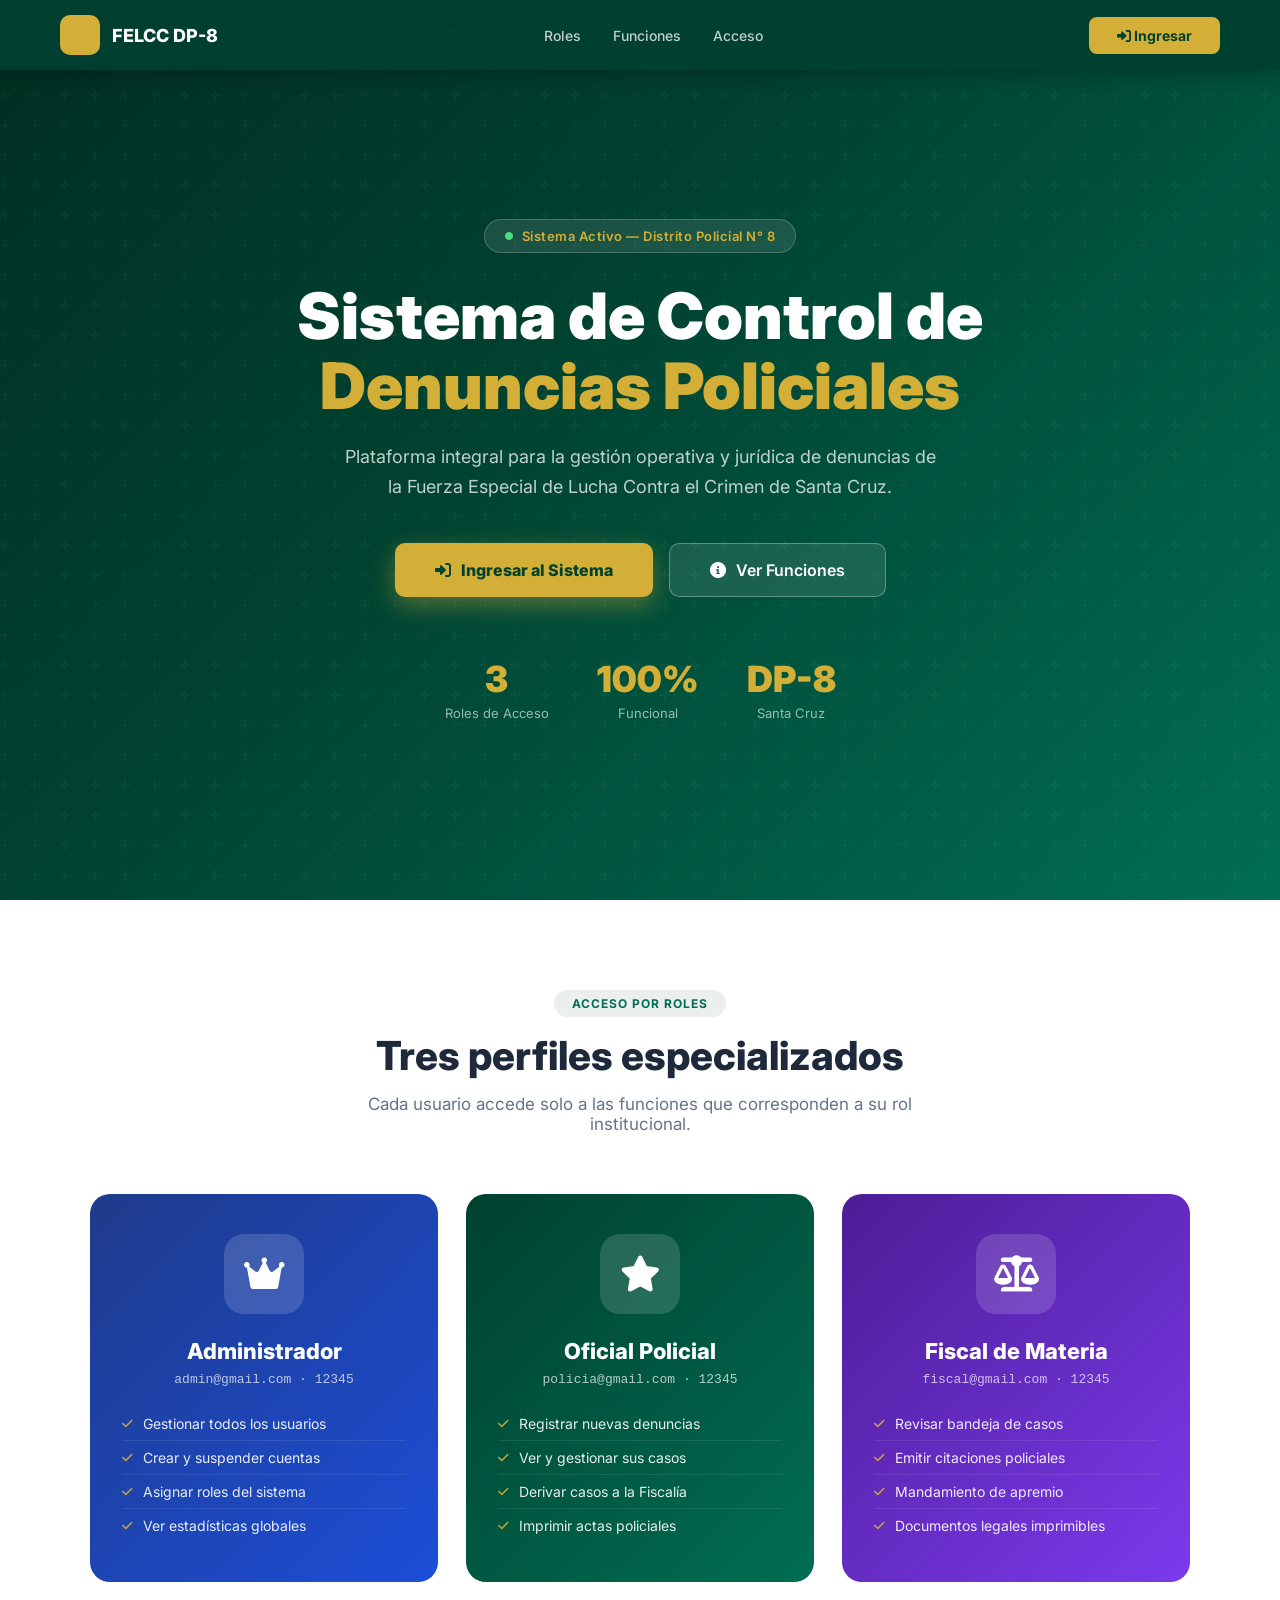
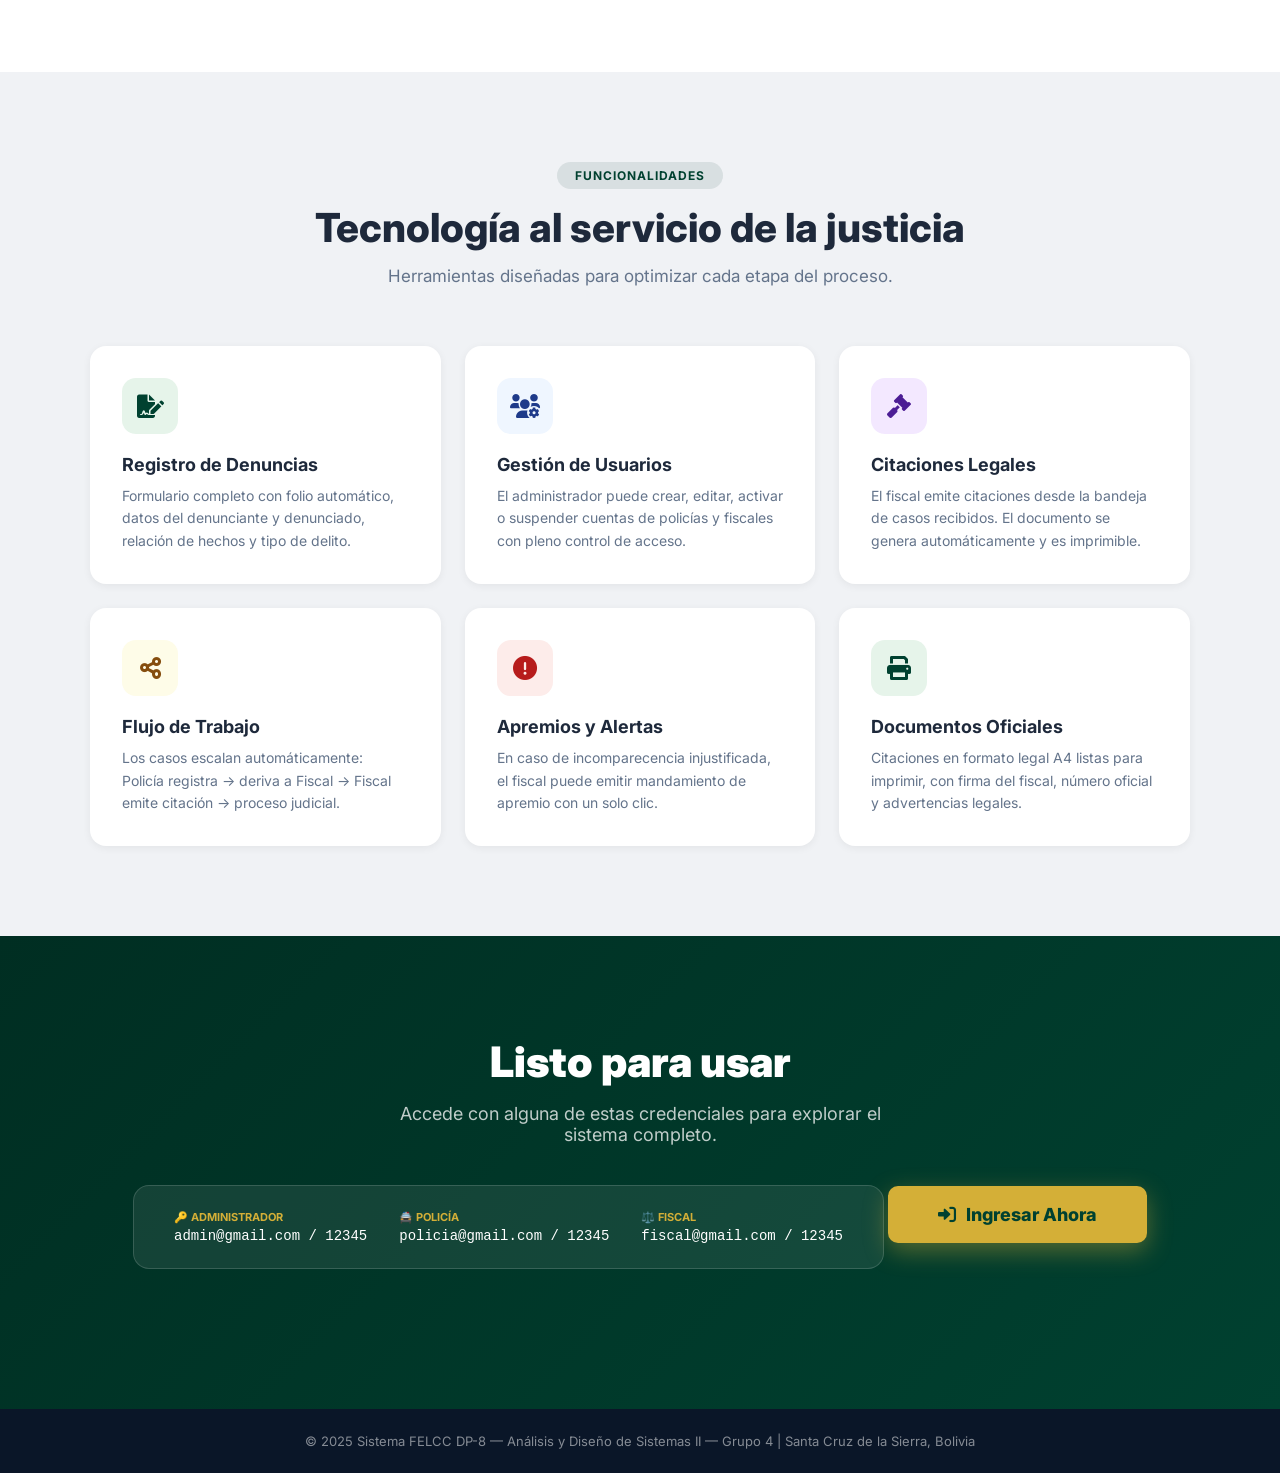
<file: html/index.html>
<!DOCTYPE html>
<html lang="es">
<head>
    <meta charset="UTF-8">
    <meta name="viewport" content="width=device-width, initial-scale=1.0">
    <title>FELCC DP-8 — Sistema de Control de Denuncias</title>
    
        <link rel="stylesheet" href="https://cdnjs.cloudflare.com/ajax/libs/font-awesome/6.0.0/css/all.min.css">
        <link rel="stylesheet" href="../css/styles.css">

    <style>
        :root {
            --verde: #004130;
            --verde2: #006e52;
            --dorado: #D4AF37;
            --blanco: #ffffff;
            --gris: #f0f2f5;
        }
        *, *::before, *::after { box-sizing: border-box; margin: 0; padding: 0; }
        html { scroll-behavior: smooth; }
        body { font-family: 'Inter', sans-serif; background: var(--blanco); color: #1e293b; }

        /* NAV */
        nav {
            position: fixed; top: 0; left: 0; right: 0; z-index: 100;
            display: flex; align-items: center; justify-content: space-between;
            padding: 0 60px; height: 70px;
            background: rgba(0, 65, 48, 0.97);
            backdrop-filter: blur(10px);
            box-shadow: 0 2px 20px rgba(0,0,0,.3);
        }
        .nav-brand { display: flex; align-items: center; gap: 12px; text-decoration: none; }
        .nav-brand .icon {
            width: 40px; height: 40px; background: var(--dorado);
            border-radius: 10px; display: flex; align-items: center; justify-content: center;
            font-size: 20px; color: var(--verde);
        }
        .nav-brand span { color: white; font-weight: 800; font-size: 18px; }
        .nav-links { display: flex; gap: 32px; }
        .nav-links a { color: rgba(255,255,255,.75); text-decoration: none; font-size: 14px; font-weight: 500; transition: .2s; }
        .nav-links a:hover { color: var(--dorado); }
        .nav-cta {
            background: var(--dorado); color: var(--verde); border: none;
            padding: 10px 28px; border-radius: 8px; font-weight: 700; font-size: 14px;
            cursor: pointer; text-decoration: none; transition: .2s;
        }
        .nav-cta:hover { background: #c9a227; transform: translateY(-1px); }

        /* HERO */
        .hero {
            min-height: 100vh;
            background: linear-gradient(135deg, #002e22 0%, #004130 40%, #006e52 100%);
            display: flex; align-items: center; justify-content: center;
            text-align: center; padding: 100px 40px 60px;
            position: relative; overflow: hidden;
        }
        .hero::before {
            content: '';
            position: absolute; inset: 0;
            background: url("data:image/svg+xml,%3Csvg width='60' height='60' viewBox='0 0 60 60' xmlns='http://www.w3.org/2000/svg'%3E%3Cg fill='none' fill-rule='evenodd'%3E%3Cg fill='%23ffffff' fill-opacity='0.03'%3E%3Cpath d='M36 34v-4h-2v4h-4v2h4v4h2v-4h4v-2h-4zm0-30V0h-2v4h-4v2h4v4h2V6h4V4h-4zM6 34v-4H4v4H0v2h4v4h2v-4h4v-2H6zM6 4V0H4v4H0v2h4v4h2V6h4V4H6z'/%3E%3C/g%3E%3C/g%3E%3C/svg%3E");
        }
        .hero-content { position: relative; z-index: 1; max-width: 800px; }
        .hero-badge {
            display: inline-flex; align-items: center; gap: 8px;
            background: rgba(255,255,255,.1); border: 1px solid rgba(255,255,255,.2);
            color: var(--dorado); padding: 8px 20px; border-radius: 30px;
            font-size: 13px; font-weight: 600; margin-bottom: 28px;
            letter-spacing: .5px;
        }
        .hero h1 {
            font-size: clamp(36px, 5vw, 64px);
            font-weight: 900; color: white; line-height: 1.1;
            margin-bottom: 20px;
        }
        .hero h1 span { color: var(--dorado); }
        .hero p {
            font-size: 18px; color: rgba(255,255,255,.75);
            max-width: 600px; margin: 0 auto 40px; line-height: 1.7;
        }
        .hero-btns { display: flex; gap: 16px; justify-content: center; flex-wrap: wrap; }
        .btn-hero-primary {
            background: var(--dorado); color: var(--verde);
            padding: 16px 40px; border-radius: 10px; font-weight: 800;
            font-size: 16px; text-decoration: none; display: inline-flex;
            align-items: center; gap: 10px; transition: .2s;
            box-shadow: 0 8px 25px rgba(212,175,55,.4);
        }
        .btn-hero-primary:hover { background: #c9a227; transform: translateY(-2px); }
        .btn-hero-secondary {
            background: rgba(255,255,255,.1); color: white;
            border: 1px solid rgba(255,255,255,.3);
            padding: 16px 40px; border-radius: 10px; font-weight: 600;
            font-size: 16px; text-decoration: none;
            display: inline-flex; align-items: center; gap: 10px; transition: .2s;
        }
        .btn-hero-secondary:hover { background: rgba(255,255,255,.2); }

        .hero-stats {
            display: flex; gap: 48px; justify-content: center;
            margin-top: 60px; flex-wrap: wrap;
        }
        .hero-stat { text-align: center; }
        .hero-stat .num { font-size: 36px; font-weight: 900; color: var(--dorado); }
        .hero-stat .lbl { font-size: 13px; color: rgba(255,255,255,.6); margin-top: 4px; }

        /* ROLES SECTION */
        .section { padding: 90px 60px; }
        .section-header { text-align: center; margin-bottom: 60px; }
        .section-header .eyebrow {
            display: inline-block; background: rgba(0,65,48,.08); color: var(--verde2);
            padding: 6px 18px; border-radius: 20px; font-size: 12px; font-weight: 700;
            text-transform: uppercase; letter-spacing: 1px; margin-bottom: 14px;
        }
        .section-header h2 { font-size: 40px; font-weight: 800; margin-bottom: 14px; }
        .section-header p { font-size: 17px; color: #64748b; max-width: 560px; margin: 0 auto; }

        .roles-grid { display: grid; grid-template-columns: repeat(3, 1fr); gap: 28px; max-width: 1100px; margin: 0 auto; }

        .role-card {
            border-radius: 20px; padding: 40px 32px;
            text-align: center; transition: .3s;
            position: relative; overflow: hidden;
        }
        .role-card:hover { transform: translateY(-6px); box-shadow: 0 20px 40px rgba(0,0,0,.15); }
        .role-card.admin { background: linear-gradient(135deg, #1e3a8a, #1d4ed8); color: white; }
        .role-card.policia { background: linear-gradient(135deg, #004130, #006e52); color: white; }
        .role-card.fiscal { background: linear-gradient(135deg, #4c1d95, #7c3aed); color: white; }

        .role-icon {
            width: 80px; height: 80px; border-radius: 20px;
            background: rgba(255,255,255,.15);
            display: flex; align-items: center; justify-content: center;
            font-size: 36px; margin: 0 auto 24px;
        }
        .role-card h3 { font-size: 22px; font-weight: 800; margin-bottom: 8px; }
        .role-card .email { font-size: 13px; opacity: .7; margin-bottom: 20px; font-family: monospace; }
        .role-features { list-style: none; text-align: left; }
        .role-features li {
            padding: 8px 0; font-size: 14px; opacity: .9;
            border-bottom: 1px solid rgba(255,255,255,.1);
            display: flex; align-items: center; gap: 10px;
        }
        .role-features li:last-child { border-bottom: none; }
        .role-features li i { font-size: 12px; color: var(--dorado); }

        /* FEATURES */
        .features-section { background: var(--gris); }
        .features-grid { display: grid; grid-template-columns: repeat(3, 1fr); gap: 24px; max-width: 1100px; margin: 0 auto; }
        .feature-card {
            background: white; border-radius: 16px; padding: 32px;
            box-shadow: 0 2px 8px rgba(0,0,0,.06); transition: .2s;
        }
        .feature-card:hover { transform: translateY(-3px); box-shadow: 0 8px 20px rgba(0,0,0,.1); }
        .feature-card .fi {
            width: 56px; height: 56px; border-radius: 14px;
            display: flex; align-items: center; justify-content: center;
            font-size: 24px; margin-bottom: 20px;
        }
        .feature-card h4 { font-size: 18px; font-weight: 700; margin-bottom: 10px; }
        .feature-card p { font-size: 14px; color: #64748b; line-height: 1.6; }

        /* CTA */
        .cta-section {
            background: linear-gradient(135deg, #002e22, #004130);
            padding: 100px 60px; text-align: center; color: white;
        }
        .cta-section h2 { font-size: 42px; font-weight: 900; margin-bottom: 16px; }
        .cta-section p { font-size: 18px; opacity: .75; max-width: 500px; margin: 0 auto 40px; }
        .cta-credentials {
            display: inline-flex; gap: 32px; flex-wrap: wrap; justify-content: center;
            background: rgba(255,255,255,.08); border: 1px solid rgba(255,255,255,.15);
            border-radius: 16px; padding: 24px 40px; margin-bottom: 40px;
        }
        .cred { text-align: left; }
        .cred .role { font-size: 11px; font-weight: 700; color: var(--dorado); text-transform: uppercase; margin-bottom: 4px; }
        .cred .info { font-size: 14px; font-family: monospace; color: white; }

        footer {
            background: #0a1628; color: rgba(255,255,255,.5);
            padding: 24px 60px; text-align: center; font-size: 13px;
        }

        @media(max-width: 900px) {
            nav { padding: 0 20px; }
            .nav-links { display: none; }
            .section { padding: 60px 24px; }
            .roles-grid, .features-grid { grid-template-columns: 1fr; }
            .hero { padding: 100px 24px 60px; }
        }
    </style>
</head>
<body>

<!-- NAVBAR -->
<nav>
    <a class="nav-brand" href="/">
        <div class="icon"><i class="fas fa-shield-halved"></i></div>
        <span>FELCC DP-8</span>
    </a>
    <div class="nav-links">
        <a href="#roles">Roles</a>
        <a href="#funciones">Funciones</a>
        <a href="#acceso">Acceso</a>
    </div>
    <a href="/login" class="nav-cta"><i class="fas fa-sign-in-alt"></i> Ingresar</a>
</nav>

<!-- HERO -->
<section class="hero">
    <div class="hero-content">
        <div class="hero-badge">
            <i class="fas fa-circle" style="font-size:8px; color: #4ade80;"></i>
            Sistema Activo — Distrito Policial N° 8
        </div>
        <h1>Sistema de Control de<br><span>Denuncias Policiales</span></h1>
        <p>Plataforma integral para la gestión operativa y jurídica de denuncias de la Fuerza Especial de Lucha Contra el Crimen de Santa Cruz.</p>
        <div class="hero-btns">
            <a href="/login" class="btn-hero-primary">
                <i class="fas fa-sign-in-alt"></i> Ingresar al Sistema
            </a>
            <a href="#roles" class="btn-hero-secondary">
                <i class="fas fa-info-circle"></i> Ver Funciones
            </a>
        </div>
        <div class="hero-stats">
            <div class="hero-stat"><div class="num">3</div><div class="lbl">Roles de Acceso</div></div>
            <div class="hero-stat"><div class="num">100%</div><div class="lbl">Funcional</div></div>
            <div class="hero-stat"><div class="num">DP-8</div><div class="lbl">Santa Cruz</div></div>
        </div>
    </div>
</section>

<!-- ROLES -->
<section class="section" id="roles">
    <div class="section-header">
        <div class="eyebrow">Acceso por Roles</div>
        <h2>Tres perfiles especializados</h2>
        <p>Cada usuario accede solo a las funciones que corresponden a su rol institucional.</p>
    </div>
    <div class="roles-grid">
        <div class="role-card admin">
            <div class="role-icon"><i class="fas fa-crown"></i></div>
            <h3>Administrador</h3>
            <div class="email">admin@gmail.com · 12345</div>
            <ul class="role-features">
                <li><i class="fas fa-check"></i> Gestionar todos los usuarios</li>
                <li><i class="fas fa-check"></i> Crear y suspender cuentas</li>
                <li><i class="fas fa-check"></i> Asignar roles del sistema</li>
                <li><i class="fas fa-check"></i> Ver estadísticas globales</li>
            </ul>
        </div>
        <div class="role-card policia">
            <div class="role-icon"><i class="fas fa-star"></i></div>
            <h3>Oficial Policial</h3>
            <div class="email">policia@gmail.com · 12345</div>
            <ul class="role-features">
                <li><i class="fas fa-check"></i> Registrar nuevas denuncias</li>
                <li><i class="fas fa-check"></i> Ver y gestionar sus casos</li>
                <li><i class="fas fa-check"></i> Derivar casos a la Fiscalía</li>
                <li><i class="fas fa-check"></i> Imprimir actas policiales</li>
            </ul>
        </div>
        <div class="role-card fiscal">
            <div class="role-icon"><i class="fas fa-balance-scale"></i></div>
            <h3>Fiscal de Materia</h3>
            <div class="email">fiscal@gmail.com · 12345</div>
            <ul class="role-features">
                <li><i class="fas fa-check"></i> Revisar bandeja de casos</li>
                <li><i class="fas fa-check"></i> Emitir citaciones policiales</li>
                <li><i class="fas fa-check"></i> Mandamiento de apremio</li>
                <li><i class="fas fa-check"></i> Documentos legales imprimibles</li>
            </ul>
        </div>
    </div>
</section>

<!-- FUNCIONES -->
<section class="section features-section" id="funciones">
    <div class="section-header">
        <div class="eyebrow" style="background:rgba(0,65,48,.1); color:var(--verde);">Funcionalidades</div>
        <h2>Tecnología al servicio de la justicia</h2>
        <p>Herramientas diseñadas para optimizar cada etapa del proceso.</p>
    </div>
    <div class="features-grid">
        <div class="feature-card">
            <div class="fi" style="background:#e6f4ea; color:#004130;"><i class="fas fa-file-signature"></i></div>
            <h4>Registro de Denuncias</h4>
            <p>Formulario completo con folio automático, datos del denunciante y denunciado, relación de hechos y tipo de delito.</p>
        </div>
        <div class="feature-card">
            <div class="fi" style="background:#eff6ff; color:#1e3a8a;"><i class="fas fa-users-cog"></i></div>
            <h4>Gestión de Usuarios</h4>
            <p>El administrador puede crear, editar, activar o suspender cuentas de policías y fiscales con pleno control de acceso.</p>
        </div>
        <div class="feature-card">
            <div class="fi" style="background:#f3e8ff; color:#4c1d95;"><i class="fas fa-gavel"></i></div>
            <h4>Citaciones Legales</h4>
            <p>El fiscal emite citaciones desde la bandeja de casos recibidos. El documento se genera automáticamente y es imprimible.</p>
        </div>
        <div class="feature-card">
            <div class="fi" style="background:#fefce8; color:#854d0e;"><i class="fas fa-share-alt"></i></div>
            <h4>Flujo de Trabajo</h4>
            <p>Los casos escalan automáticamente: Policía registra → deriva a Fiscal → Fiscal emite citación → proceso judicial.</p>
        </div>
        <div class="feature-card">
            <div class="fi" style="background:#fdecea; color:#b71c1c;"><i class="fas fa-exclamation-circle"></i></div>
            <h4>Apremios y Alertas</h4>
            <p>En caso de incomparecencia injustificada, el fiscal puede emitir mandamiento de apremio con un solo clic.</p>
        </div>
        <div class="feature-card">
            <div class="fi" style="background:#e6f4ea; color:#004130;"><i class="fas fa-print"></i></div>
            <h4>Documentos Oficiales</h4>
            <p>Citaciones en formato legal A4 listas para imprimir, con firma del fiscal, número oficial y advertencias legales.</p>
        </div>
    </div>
</section>

<!-- CTA -->
<section class="cta-section" id="acceso">
    <h2>Listo para usar</h2>
    <p>Accede con alguna de estas credenciales para explorar el sistema completo.</p>
    <div class="cta-credentials">
        <div class="cred">
            <div class="role">🔑 Administrador</div>
            <div class="info">admin@gmail.com / 12345</div>
        </div>
        <div class="cred">
            <div class="role">🚔 Policía</div>
            <div class="info">policia@gmail.com / 12345</div>
        </div>
        <div class="cred">
            <div class="role">⚖️ Fiscal</div>
            <div class="info">fiscal@gmail.com / 12345</div>
        </div>
    </div>
    <a href="/login" class="btn-hero-primary" style="font-size:18px; padding:18px 50px;">
        <i class="fas fa-sign-in-alt"></i> Ingresar Ahora
    </a>
</section>

<footer>
    &copy; 2025 Sistema FELCC DP-8 — Análisis y Diseño de Sistemas II — Grupo 4 | Santa Cruz de la Sierra, Bolivia
</footer>

</body>
</html>
</file>
<file: css/styles.css>
@import url('https://fonts.googleapis.com/css2?family=Inter:wght@300;400;500;600;700;800;900&display=swap');

:root {
    --verde: #004130;
    --verde-hover: #005540;
    --verde-light: #e6f4ea;
    --dorado: #D4AF37;
    --dorado-light: #fef9e7;
    --rojo: #B71C1C;
    --rojo-light: #fdecea;
    --azul: #1e3a8a;
    --azul-light: #eff6ff;
    --morado: #4c1d95;
    --morado-light: #f3e8ff;
    --gris-fondo: #f0f2f5;
    --gris-borde: #e2e8f0;
    --gris-texto: #64748b;
    --blanco: #ffffff;
    --negro: #1e293b;
    --sombra: 0 4px 6px -1px rgba(0,0,0,.08), 0 2px 4px -2px rgba(0,0,0,.04);
    --sombra-lg: 0 10px 15px -3px rgba(0,0,0,.1), 0 4px 6px -4px rgba(0,0,0,.05);
    --radio: 12px;
    --radio-sm: 8px;
    --sidebar-width: 270px;
}

*, *::before, *::after { box-sizing: border-box; margin: 0; padding: 0; }

body {
    font-family: 'Inter', sans-serif;
    background: var(--gris-fondo);
    color: var(--negro);
    min-height: 100vh;
}

/* ── LAYOUT PRINCIPAL ── */
.app-layout { display: flex; min-height: 100vh; }

/* ── SIDEBAR ── */
.sidebar {
    width: var(--sidebar-width);
    background: var(--verde);
    color: white;
    display: flex;
    flex-direction: column;
    position: fixed;
    top: 0; left: 0;
    height: 100vh;
    z-index: 100;
    transition: transform .3s;
}
.sidebar.admin-sidebar { background: var(--azul); }
.sidebar.fiscal-sidebar { background: var(--morado); }

.sidebar-logo {
    padding: 28px 24px 20px;
    border-bottom: 1px solid rgba(255,255,255,.1);
    display: flex; align-items: center; gap: 14px;
}
.logo-icon {
    width: 46px; height: 46px;
    background: var(--dorado);
    border-radius: 10px;
    display: flex; align-items: center; justify-content: center;
    font-size: 22px;
    color: var(--verde);
    font-weight: 900;
    flex-shrink: 0;
}
.logo-text h2 { font-size: 17px; font-weight: 800; line-height: 1.2; }
.logo-text span { font-size: 11px; opacity: .65; letter-spacing: .5px; }

.sidebar-profile {
    padding: 20px 24px;
    border-bottom: 1px solid rgba(255,255,255,.1);
    display: flex; align-items: center; gap: 12px;
}
.avatar {
    width: 44px; height: 44px;
    border-radius: 50%;
    background: rgba(255,255,255,.2);
    display: flex; align-items: center; justify-content: center;
    font-size: 18px; font-weight: 700;
    flex-shrink: 0;
    border: 2px solid var(--dorado);
}
.profile-info .name { font-size: 14px; font-weight: 600; }
.profile-info .email { font-size: 11px; opacity: .6; }
.profile-info .badge-role {
    font-size: 10px; font-weight: 700;
    background: rgba(255,255,255,.15);
    border-radius: 20px; padding: 2px 8px;
    display: inline-block; margin-top: 3px;
    letter-spacing: .5px;
}

.sidebar-nav { flex: 1; padding: 16px 0; overflow-y: auto; }
.nav-section {
    font-size: 10px; font-weight: 700;
    letter-spacing: 1.2px; text-transform: uppercase;
    color: rgba(255,255,255,.4);
    padding: 14px 24px 6px;
}
.nav-item {
    display: flex; align-items: center; gap: 12px;
    padding: 11px 24px;
    color: rgba(255,255,255,.75);
    text-decoration: none;
    font-size: 14px; font-weight: 500;
    transition: all .2s;
    cursor: pointer;
    border-left: 3px solid transparent;
}
.nav-item:hover { color: white; background: rgba(255,255,255,.08); }
.nav-item.active {
    color: white; font-weight: 700;
    background: rgba(255,255,255,.12);
    border-left-color: var(--dorado);
}
.nav-item i { width: 18px; text-align: center; font-size: 15px; }

.sidebar-footer {
    padding: 16px 24px;
    border-top: 1px solid rgba(255,255,255,.1);
}
.btn-logout {
    display: flex; align-items: center; gap: 10px;
    color: rgba(255,255,255,.6); font-size: 13px;
    text-decoration: none; padding: 10px 14px;
    border-radius: var(--radio-sm);
    transition: .2s;
}
.btn-logout:hover { color: white; background: rgba(255,255,255,.1); }

/* ── MAIN CONTENT ── */
.main-content {
    margin-left: var(--sidebar-width);
    flex: 1;
    display: flex; flex-direction: column;
}

.topbar {
    position: sticky; top: 0;
    background: var(--blanco);
    padding: 0 40px;
    height: 68px;
    display: flex; align-items: center; justify-content: space-between;
    border-bottom: 1px solid var(--gris-borde);
    z-index: 50;
    box-shadow: var(--sombra);
}
.topbar-title h1 { font-size: 20px; font-weight: 800; color: var(--negro); }
.topbar-title p { font-size: 12px; color: var(--gris-texto); margin-top: 1px; }
.topbar-right { display: flex; align-items: center; gap: 16px; }
.topbar-badge {
    padding: 6px 14px; border-radius: 20px;
    font-size: 12px; font-weight: 700;
    display: flex; align-items: center; gap: 6px;
}
.topbar-badge.verde { background: var(--verde-light); color: var(--verde); }
.topbar-badge.azul { background: var(--azul-light); color: var(--azul); }
.topbar-badge.morado { background: var(--morado-light); color: var(--morado); }

.page { padding: 36px 40px; flex: 1; }

/* ── STATS ── */
.stats-grid {
    display: grid;
    grid-template-columns: repeat(auto-fit, minmax(200px, 1fr));
    gap: 20px;
    margin-bottom: 32px;
}
.stat-card {
    background: var(--blanco);
    border-radius: var(--radio);
    padding: 24px;
    box-shadow: var(--sombra);
    display: flex; align-items: center; gap: 18px;
    border-left: 4px solid var(--verde);
    transition: transform .2s, box-shadow .2s;
}
.stat-card:hover { transform: translateY(-2px); box-shadow: var(--sombra-lg); }
.stat-card.azul { border-color: var(--azul); }
.stat-card.dorado { border-color: var(--dorado); }
.stat-card.rojo { border-color: var(--rojo); }
.stat-card.morado { border-color: var(--morado); }

.stat-icon {
    width: 52px; height: 52px; border-radius: 12px;
    display: flex; align-items: center; justify-content: center;
    font-size: 22px; flex-shrink: 0;
}
.stat-icon.verde { background: var(--verde-light); color: var(--verde); }
.stat-icon.azul { background: var(--azul-light); color: var(--azul); }
.stat-icon.dorado { background: var(--dorado-light); color: #92700a; }
.stat-icon.rojo { background: var(--rojo-light); color: var(--rojo); }
.stat-icon.morado { background: var(--morado-light); color: var(--morado); }

.stat-info label { font-size: 12px; font-weight: 600; color: var(--gris-texto); text-transform: uppercase; }
.stat-info h3 { font-size: 30px; font-weight: 900; color: var(--negro); line-height: 1; margin-top: 4px; }

/* ── PANELS / CARDS ── */
.card {
    background: var(--blanco);
    border-radius: var(--radio);
    box-shadow: var(--sombra);
    overflow: hidden;
    margin-bottom: 24px;
}
.card-header {
    padding: 18px 28px;
    border-bottom: 1px solid var(--gris-borde);
    display: flex; align-items: center; justify-content: space-between;
    flex-wrap: wrap; gap: 12px;
}
.card-header h3 { font-size: 16px; font-weight: 700; }
.card-body { padding: 28px; }

/* ── TABLA ── */
.table-wrap { overflow-x: auto; }
table { width: 100%; border-collapse: collapse; font-size: 14px; }
thead th {
    text-align: left; padding: 13px 20px;
    background: #f8fafc;
    color: var(--gris-texto); font-size: 11px; font-weight: 700;
    text-transform: uppercase; letter-spacing: .5px;
    border-bottom: 1px solid var(--gris-borde);
}
tbody td { padding: 14px 20px; border-bottom: 1px solid var(--gris-borde); color: var(--negro); }
tbody tr:last-child td { border-bottom: none; }
tbody tr:hover { background: #f8fafc; }

/* ── BADGES ── */
.badge {
    display: inline-flex; align-items: center; gap: 5px;
    padding: 4px 12px; border-radius: 20px;
    font-size: 12px; font-weight: 600;
}
.badge::before { content: '●'; font-size: 8px; }
.badge.verde { background: var(--verde-light); color: #166534; }
.badge.dorado { background: var(--dorado-light); color: #854d0e; }
.badge.rojo { background: var(--rojo-light); color: var(--rojo); }
.badge.azul { background: var(--azul-light); color: var(--azul); }
.badge.gris { background: #f1f5f9; color: #64748b; }

/* ── BOTONES ── */
.btn {
    display: inline-flex; align-items: center; gap: 8px;
    padding: 10px 20px; border-radius: var(--radio-sm);
    font-size: 13px; font-weight: 600;
    border: none; cursor: pointer; text-decoration: none;
    transition: all .2s; white-space: nowrap;
}
.btn-sm { padding: 7px 14px; font-size: 12px; }
.btn-verde { background: var(--verde); color: white; }
.btn-verde:hover { background: var(--verde-hover); }
.btn-azul { background: var(--azul); color: white; }
.btn-azul:hover { background: #1e40af; }
.btn-morado { background: var(--morado); color: white; }
.btn-morado:hover { background: #5b21b6; }
.btn-dorado { background: var(--dorado); color: var(--negro); }
.btn-dorado:hover { background: #c9a227; }
.btn-outline { background: transparent; color: var(--negro); border: 1px solid var(--gris-borde); }
.btn-outline:hover { background: var(--gris-fondo); }
.btn-rojo-outline { background: transparent; color: var(--rojo); border: 1px solid var(--rojo); }
.btn-rojo-outline:hover { background: var(--rojo-light); }

/* ── FORMS ── */
.form-grid { display: grid; gap: 16px; }
.form-grid-2 { grid-template-columns: 1fr 1fr; }
.form-grid-3 { grid-template-columns: 1fr 1fr 1fr; }
.form-group { display: flex; flex-direction: column; gap: 6px; }
.form-group label {
    font-size: 12px; font-weight: 700; color: var(--gris-texto);
    text-transform: uppercase; letter-spacing: .3px;
}
.form-group input, .form-group select, .form-group textarea {
    padding: 10px 14px;
    border: 1.5px solid var(--gris-borde);
    border-radius: var(--radio-sm);
    font-size: 14px; font-family: inherit;
    background: var(--blanco); color: var(--negro);
    transition: border-color .2s, box-shadow .2s;
}
.form-group input:focus, .form-group select:focus, .form-group textarea:focus {
    outline: none;
    border-color: var(--verde);
    box-shadow: 0 0 0 3px rgba(0,65,48,.1);
}
.form-group textarea { resize: vertical; min-height: 90px; }

/* ── MODAL ── */
.modal-overlay {
    position: fixed; inset: 0;
    background: rgba(0,0,0,.55);
    display: none; align-items: center; justify-content: center;
    z-index: 1000; backdrop-filter: blur(4px);
}
.modal-overlay.open { display: flex; }
.modal {
    background: var(--blanco);
    border-radius: 16px;
    width: 90%; max-width: 600px;
    box-shadow: 0 25px 50px rgba(0,0,0,.25);
    animation: slideUp .3s ease;
}
@keyframes slideUp {
    from { transform: translateY(30px); opacity: 0; }
    to { transform: translateY(0); opacity: 1; }
}
.modal-header {
    padding: 22px 28px;
    border-bottom: 1px solid var(--gris-borde);
    display: flex; align-items: center; justify-content: space-between;
}
.modal-header h3 { font-size: 18px; font-weight: 700; }
.modal-close {
    background: none; border: none; cursor: pointer;
    color: var(--gris-texto); font-size: 20px;
    width: 34px; height: 34px; border-radius: 50%;
    display: flex; align-items: center; justify-content: center;
    transition: .2s;
}
.modal-close:hover { background: var(--gris-fondo); }
.modal-body { padding: 28px; }
.modal-footer {
    padding: 18px 28px;
    border-top: 1px solid var(--gris-borde);
    display: flex; justify-content: flex-end; gap: 12px;
}

/* ── TOAST ── */
.toast {
    position: fixed; bottom: 30px; right: 30px;
    background: var(--negro); color: white;
    padding: 14px 22px; border-radius: var(--radio);
    font-size: 14px; font-weight: 500;
    box-shadow: var(--sombra-lg);
    display: flex; align-items: center; gap: 10px;
    z-index: 9999;
    animation: toastIn .3s ease;
    transition: opacity .3s;
}
.toast.verde { background: var(--verde); }
.toast.rojo { background: var(--rojo); }
@keyframes toastIn {
    from { transform: translateX(100%); opacity: 0; }
    to { transform: translateX(0); opacity: 1; }
}

/* ── EMPTY STATE ── */
.empty-state { text-align: center; padding: 60px 20px; color: var(--gris-texto); }
.empty-state i { font-size: 56px; margin-bottom: 16px; opacity: .35; }
.empty-state h4 { font-size: 18px; font-weight: 700; margin-bottom: 8px; color: var(--negro); }

/* ── LOGIN PAGE ── */
.login-page {
    min-height: 100vh;
    background: linear-gradient(135deg, #004130 0%, #006e52 50%, #004130 100%);
    display: flex; align-items: center; justify-content: center;
    padding: 20px;
}
.login-card {
    width: 100%; max-width: 420px;
    background: var(--blanco);
    border-radius: 20px;
    padding: 48px 40px;
    box-shadow: 0 25px 50px rgba(0,0,0,.3);
}
.login-logo-wrap {
    text-align: center; margin-bottom: 32px;
}
.login-logo {
    width: 80px; height: 80px;
    background: linear-gradient(135deg, var(--verde), #006e52);
    border-radius: 20px;
    display: inline-flex; align-items: center; justify-content: center;
    font-size: 38px; color: var(--dorado);
    margin-bottom: 16px;
    box-shadow: 0 8px 25px rgba(0,65,48,.4);
}
.login-logo-wrap h1 { font-size: 26px; font-weight: 900; margin-bottom: 4px; }
.login-logo-wrap p { font-size: 13px; color: var(--gris-texto); letter-spacing: .5px; }

.login-form .form-group { margin-bottom: 18px; }
.login-form input {
    width: 100%;
    padding: 13px 16px;
    font-size: 14px;
    border: 1.5px solid var(--gris-borde);
    border-radius: var(--radio-sm);
    transition: .2s;
}
.login-form input:focus { outline: none; border-color: var(--verde); box-shadow: 0 0 0 3px rgba(0,65,48,.1); }

.btn-login {
    width: 100%; padding: 14px;
    background: linear-gradient(135deg, var(--verde), #006e52);
    color: white; border: none; border-radius: var(--radio-sm);
    font-size: 15px; font-weight: 700; cursor: pointer;
    display: flex; align-items: center; justify-content: center; gap: 10px;
    transition: .2s; margin-top: 8px;
}
.btn-login:hover { transform: translateY(-1px); box-shadow: 0 6px 20px rgba(0,65,48,.4); }

.login-hint {
    background: var(--gris-fondo); border-radius: var(--radio-sm);
    padding: 16px; margin-top: 24px;
}
.login-hint p { font-size: 12px; color: var(--gris-texto); margin-bottom: 6px; font-weight: 700; }
.hint-row { display: flex; justify-content: space-between; font-size: 12px; padding: 2px 0; }
.hint-row span { color: var(--gris-texto); }
.hint-row strong { color: var(--negro); }

.error-banner {
    background: var(--rojo-light); color: var(--rojo);
    padding: 12px 16px; border-radius: var(--radio-sm);
    font-size: 13px; font-weight: 600;
    display: flex; align-items: center; gap: 8px;
    margin-bottom: 16px; border: 1px solid #fca5a5;
}

/* ── PRINT ── */
@media print {
    .no-print { display: none !important; }
    body { background: white; }
    .print-doc { box-shadow: none !important; }
}

/* ── RESPONSIVE ── */
@media (max-width: 900px) {
    .sidebar { transform: translateX(-100%); }
    .main-content { margin-left: 0; }
    .form-grid-2, .form-grid-3 { grid-template-columns: 1fr; }
}
</file>
